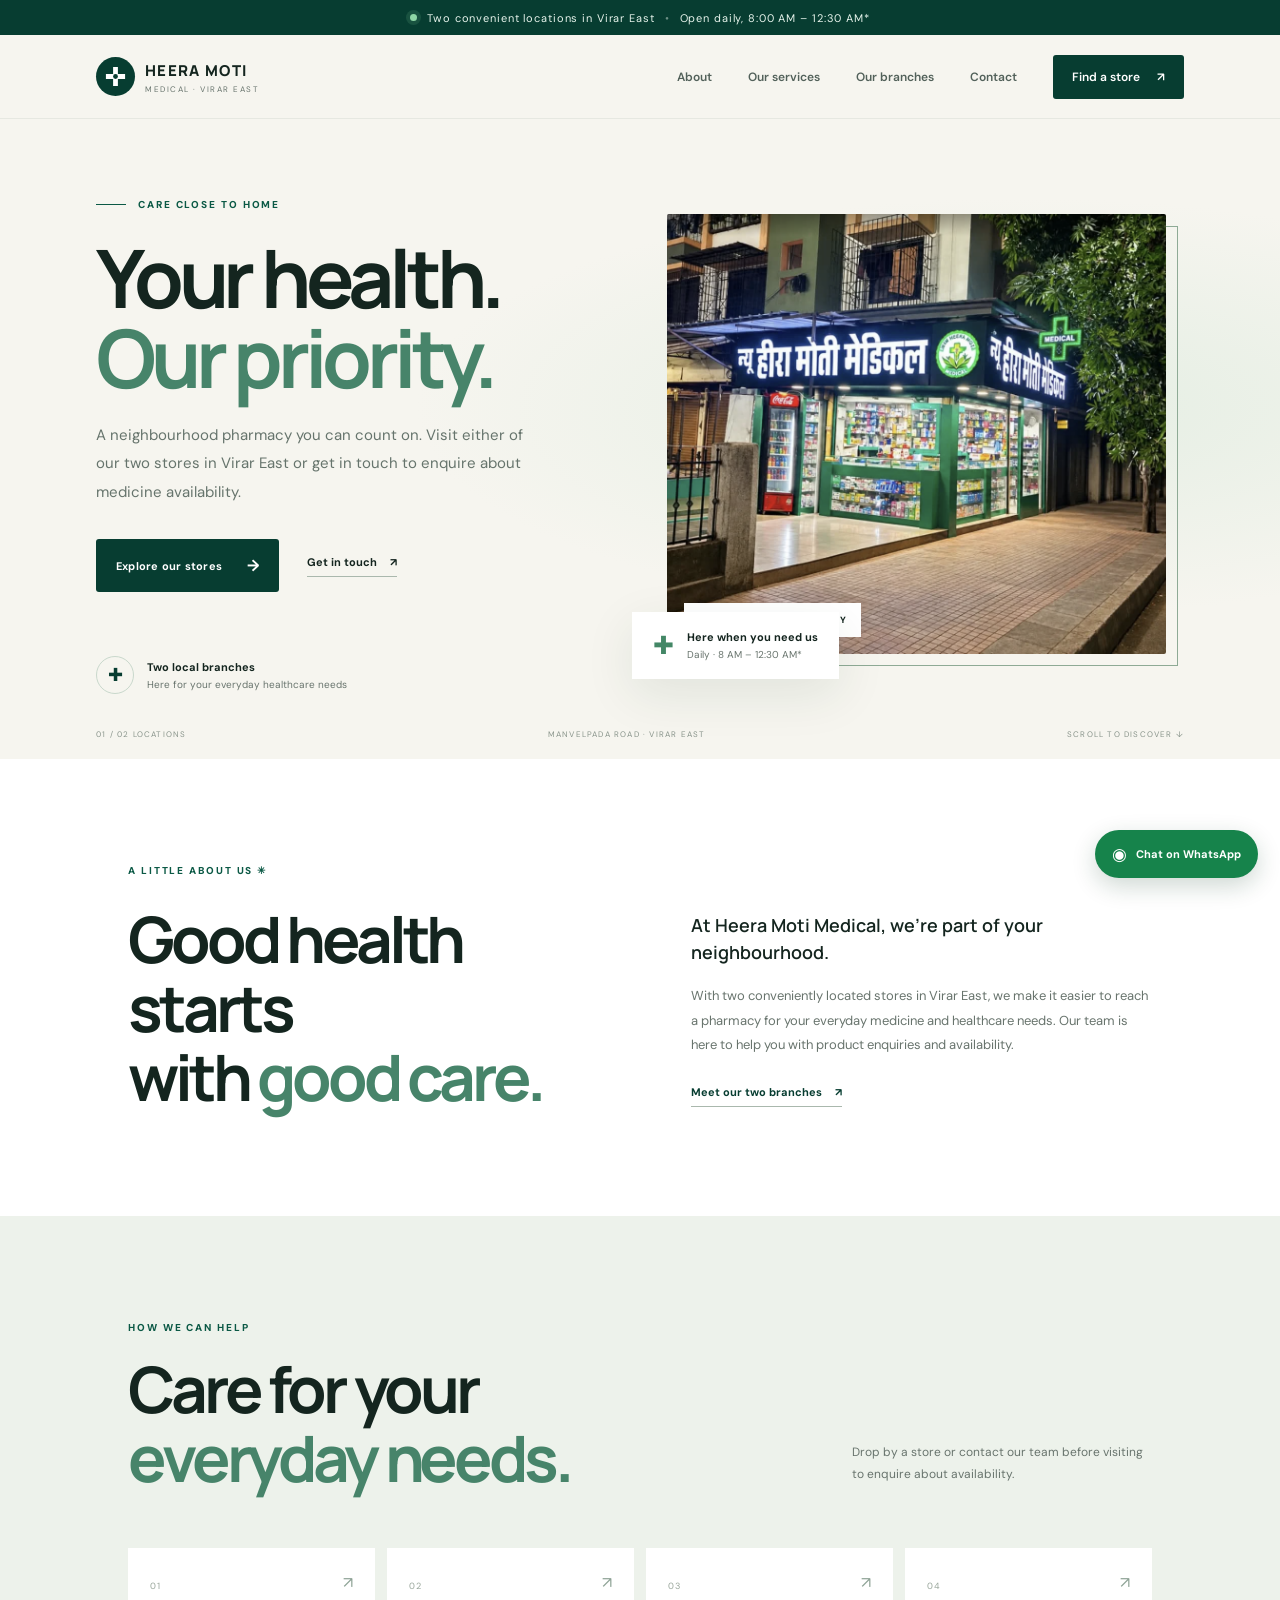
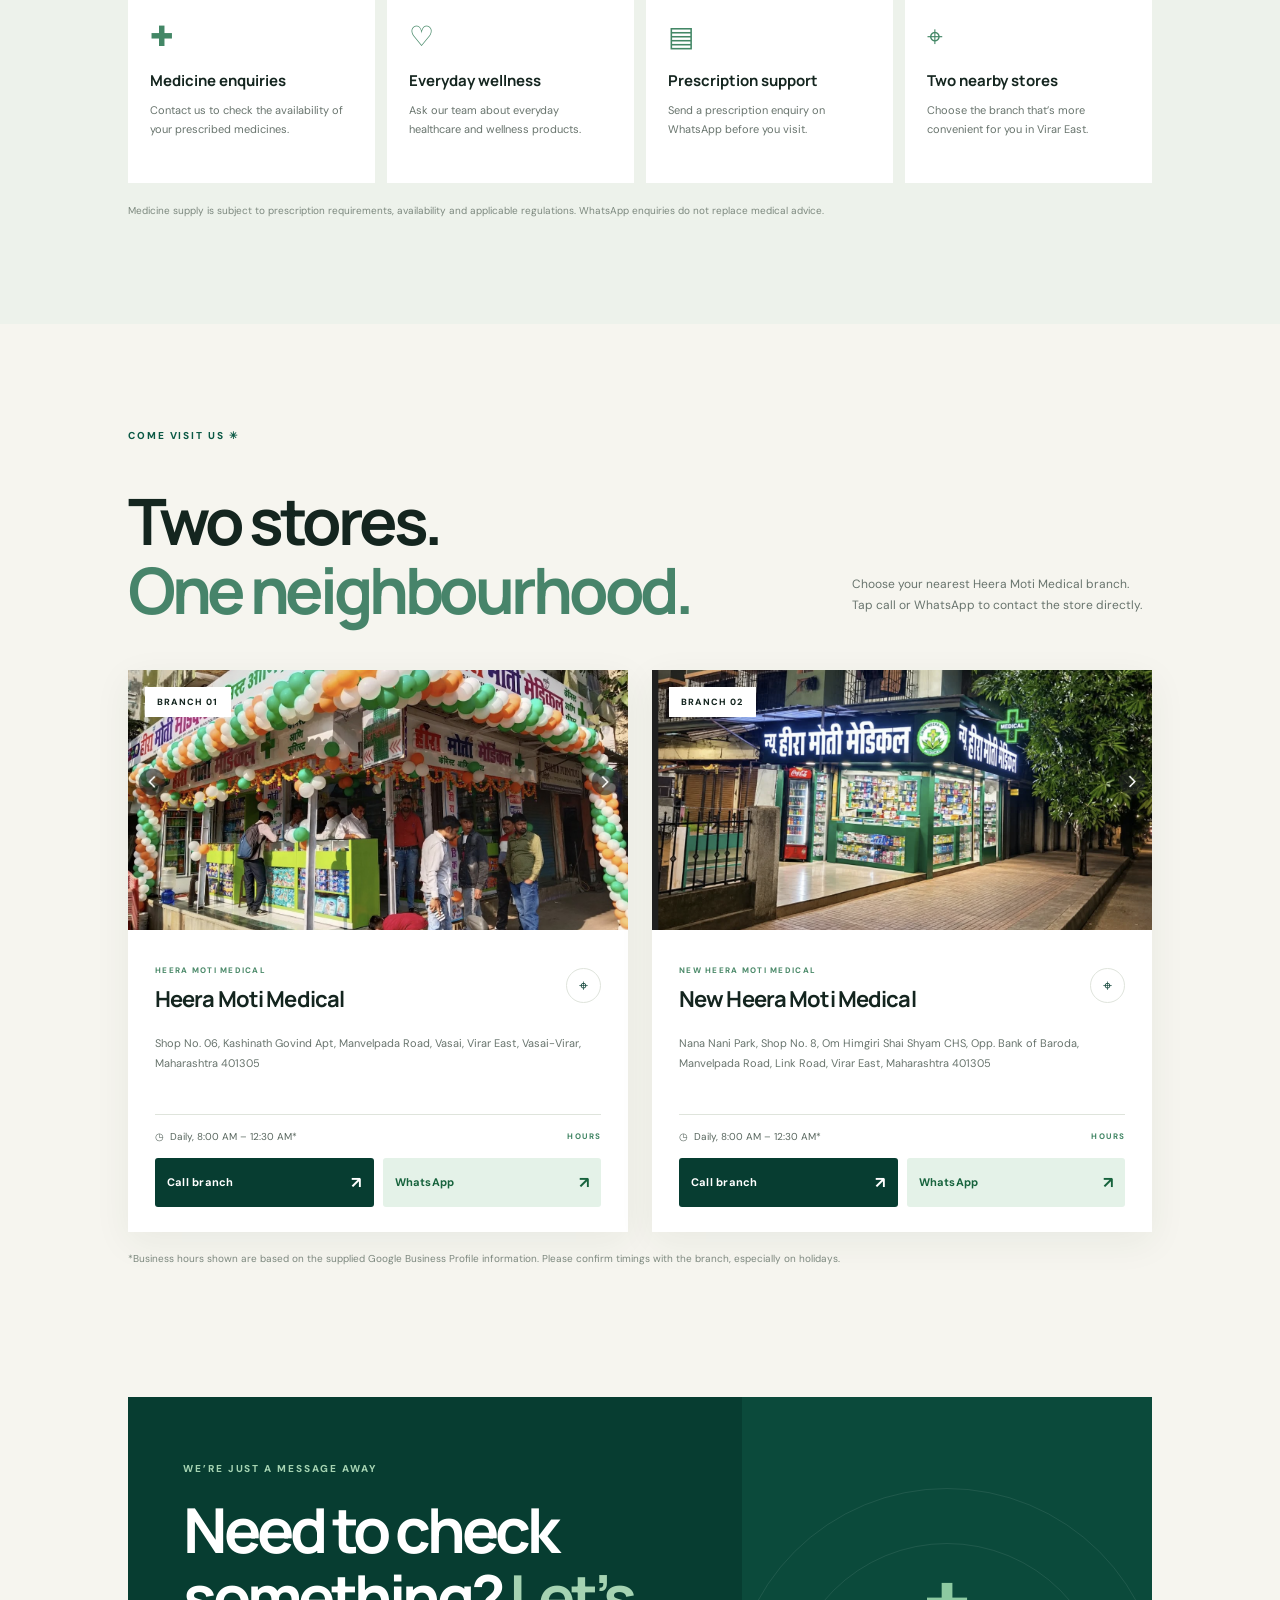
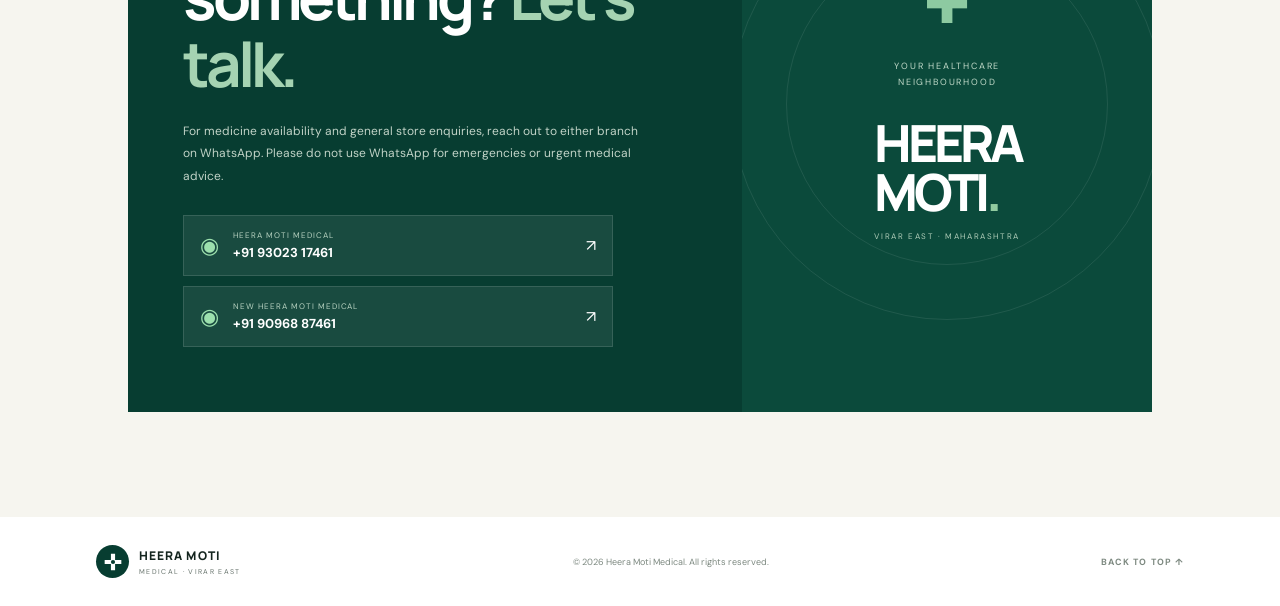
<file: index.html>
<!doctype html>
<html lang="en">
<head>
  <meta charset="utf-8"><meta name="viewport" content="width=device-width, initial-scale=1">
  <meta name="theme-color" content="#073d31">
  <meta name="description" content="Heera Moti Medical and New Heera Moti Medical in Virar East. Call or WhatsApp either branch for medicine availability and enquiries.">
  <title>Heera Moti Medical | Your Neighbourhood Pharmacy</title>
  <link rel="preconnect" href="https://fonts.googleapis.com"><link rel="preconnect" href="https://fonts.gstatic.com" crossorigin>
  <link href="https://fonts.googleapis.com/css2?family=DM+Sans:wght@400;500;600;700;800&family=Manrope:wght@400;500;600;700;800&display=swap" rel="stylesheet">
  <link rel="stylesheet" href="styles.css">
</head>
<body>
  <div class="announcement"><span class="pulse"></span> Two convenient locations in Virar East <span class="announcement-dot">•</span> Open daily, 8:00 AM – 12:30 AM*</div>
  <header class="site-header" id="top">
    <a class="brand" href="#top" aria-label="Heera Moti Medical home"><span class="brand-mark"><svg viewBox="0 0 48 48" aria-hidden="true"><path d="M19 4h10v15h15v10H29v15H19V29H4V19h15z"/><circle cx="24" cy="24" r="5"/></svg></span><span><strong>HEERA MOTI</strong><small>MEDICAL · VIRAR EAST</small></span></a>
    <button class="menu-toggle" aria-label="Open menu" aria-expanded="false"><i></i><i></i><i></i></button>
    <nav class="nav"><a href="#about">About</a><a href="#services">Our services</a><a href="#branches">Our branches</a><a href="#contact">Contact</a><a class="nav-cta" href="#branches">Find a store <span>↗</span></a></nav>
  </header>
  <main>
    <section class="hero">
      <div class="hero-copy reveal"><div class="eyebrow"><span></span> CARE CLOSE TO HOME</div><h1>Your health.<br><em>Our priority.</em></h1><p>A neighbourhood pharmacy you can count on. Visit either of our two stores in Virar East or get in touch to enquire about medicine availability.</p><div class="hero-actions"><a class="button button-primary" href="#branches">Explore our stores <span>→</span></a><a class="text-link" href="#contact">Get in touch <span>↗</span></a></div><div class="hero-trust"><div class="trust-icon">✚</div><div><strong>Two local branches</strong><small>Here for your everyday healthcare needs</small></div></div></div>
      <div class="hero-visual reveal"><div class="hero-photo-wrap"><img src="assets/new-heera-moti-branch.jpg" alt="Heera Moti Medical storefront in Virar East"><div class="photo-tag"><span class="live-dot"></span> YOUR LOCAL PHARMACY</div></div><div class="floating-card"><span class="floating-cross">✚</span><div><strong>Here when you need us</strong><small>Daily · 8 AM – 12:30 AM*</small></div></div><div class="hero-orbit"></div></div>
      <div class="hero-bottom"><span>01 / 02 LOCATIONS</span><span>MANVELPADA ROAD · VIRAR EAST</span><a href="#branches">SCROLL TO DISCOVER ↓</a></div>
    </section>
    <section class="intro section-pad" id="about"><div class="section-kicker">A LITTLE ABOUT US <span>✳</span></div><div class="intro-grid"><h2>Good health starts<br>with <em>good care.</em></h2><div><p class="intro-lead">At Heera Moti Medical, we’re part of your neighbourhood.</p><p>With two conveniently located stores in Virar East, we make it easier to reach a pharmacy for your everyday medicine and healthcare needs. Our team is here to help you with product enquiries and availability.</p><a class="under-link" href="#branches">Meet our two branches <span>↗</span></a></div></div></section>
    <section class="services section-pad" id="services"><div class="section-heading"><div><div class="section-kicker">HOW WE CAN HELP</div><h2>Care for your<br><em>everyday needs.</em></h2></div><p>Drop by a store or contact our team before visiting to enquire about availability.</p></div><div class="service-grid"><article class="service-card"><span class="service-number">01</span><div class="service-icon">✚</div><h3>Medicine enquiries</h3><p>Contact us to check the availability of your prescribed medicines.</p><span class="service-arrow">↗</span></article><article class="service-card"><span class="service-number">02</span><div class="service-icon">♡</div><h3>Everyday wellness</h3><p>Ask our team about everyday healthcare and wellness products.</p><span class="service-arrow">↗</span></article><article class="service-card"><span class="service-number">03</span><div class="service-icon">▤</div><h3>Prescription support</h3><p>Send a prescription enquiry on WhatsApp before you visit.</p><span class="service-arrow">↗</span></article><article class="service-card"><span class="service-number">04</span><div class="service-icon">⌖</div><h3>Two nearby stores</h3><p>Choose the branch that’s more convenient for you in Virar East.</p><span class="service-arrow">↗</span></article></div><p class="disclaimer">Medicine supply is subject to prescription requirements, availability and applicable regulations. WhatsApp enquiries do not replace medical advice.</p></section>
    <section class="branches section-pad" id="branches"><div class="section-kicker">COME VISIT US <span>✳</span></div><div class="section-heading branch-heading"><h2>Two stores.<br><em>One neighbourhood.</em></h2><p>Choose your nearest Heera Moti Medical branch. Tap call or WhatsApp to contact the store directly.</p></div>
      <div class="branch-grid">
        <article class="branch-card"><div class="branch-image"><img src="assets/heera-moti-branch.jpg" alt="Heera Moti Medical shop front"><span class="branch-label">BRANCH 01</span></div><div class="branch-content"><div class="branch-title-row"><div><span class="branch-subtitle">HEERA MOTI MEDICAL</span><h3>Heera Moti Medical</h3></div><span class="branch-pin">⌖</span></div><p class="address">Shop No. 06, Kashinath Govind Apt, Manvelpada Road, Vasai, Virar East, Vasai-Virar, Maharashtra 401305</p><div class="hours"><span>◷ &nbsp;Daily, 8:00 AM – 12:30 AM*</span><span class="open-label">HOURS</span></div><div class="branch-actions"><a class="button button-dark" href="tel:+919302317461">Call branch <span>↗</span></a><a class="button button-whatsapp" href="https://wa.me/919302317461?text=Hello%20Heera%20Moti%20Medical%2C%20I%20have%20a%20medicine%20enquiry." target="_blank" rel="noopener">WhatsApp <span>↗</span></a></div></div></article>
        <article class="branch-card"><div class="branch-image"><img src="assets/new-heera-moti-branch.jpg" alt="New Heera Moti Medical shop front"><span class="branch-label">BRANCH 02</span></div><div class="branch-content"><div class="branch-title-row"><div><span class="branch-subtitle">NEW HEERA MOTI MEDICAL</span><h3>New Heera Moti Medical</h3></div><span class="branch-pin">⌖</span></div><p class="address">Nana Nani Park, Shop No. 8, Om Himgiri Shai Shyam CHS, Opp. Bank of Baroda, Manvelpada Road, Link Road, Virar East, Maharashtra 401305</p><div class="hours"><span>◷ &nbsp;Daily, 8:00 AM – 12:30 AM*</span><span class="open-label">HOURS</span></div><div class="branch-actions"><a class="button button-dark" href="tel:+919096887461">Call branch <span>↗</span></a><a class="button button-whatsapp" href="https://wa.me/919096887461?text=Hello%20New%20Heera%20Moti%20Medical%2C%20I%20have%20a%20medicine%20enquiry." target="_blank" rel="noopener">WhatsApp <span>↗</span></a></div></div></article>
      </div><p class="hours-note">*Business hours shown are based on the supplied Google Business Profile information. Please confirm timings with the branch, especially on holidays.</p>
    </section>
    <section class="contact section-pad" id="contact"><div class="contact-panel"><div class="contact-copy"><div class="section-kicker light">WE’RE JUST A MESSAGE AWAY</div><h2>Need to check<br>something? <em>Let’s talk.</em></h2><p>For medicine availability and general store enquiries, reach out to either branch on WhatsApp. Please do not use WhatsApp for emergencies or urgent medical advice.</p><div class="contact-links"><a href="https://wa.me/919302317461?text=Hello%20Heera%20Moti%20Medical%2C%20I%20have%20a%20medicine%20enquiry." target="_blank" rel="noopener"><span class="wa-icon">◉</span><span><small>HEERA MOTI MEDICAL</small><strong>+91 93023 17461</strong></span><b>↗</b></a><a href="https://wa.me/919096887461?text=Hello%20New%20Heera%20Moti%20Medical%2C%20I%20have%20a%20medicine%20enquiry." target="_blank" rel="noopener"><span class="wa-icon">◉</span><span><small>NEW HEERA MOTI MEDICAL</small><strong>+91 90968 87461</strong></span><b>↗</b></a></div></div><div class="contact-side"><div class="contact-cross">✚</div><span>YOUR HEALTHCARE<br>NEIGHBOURHOOD</span><div class="contact-big">HEERA<br>MOTI<span>.</span></div><small>VIRAR EAST · MAHARASHTRA</small></div></div></section>
  </main>
  <footer class="footer"><a class="brand footer-brand" href="#top"><span class="brand-mark"><svg viewBox="0 0 48 48"><path d="M19 4h10v15h15v10H29v15H19V29H4V19h15z"/><circle cx="24" cy="24" r="5"/></svg></span><span><strong>HEERA MOTI</strong><small>MEDICAL · VIRAR EAST</small></span></a><span class="footer-copy">© <span id="year"></span> Heera Moti Medical. All rights reserved.</span><a href="#top" class="back-top">BACK TO TOP ↑</a></footer>
  <a class="floating-wa" href="https://wa.me/919302317461?text=Hello%20Heera%20Moti%20Medical%2C%20I%20have%20a%20medicine%20enquiry." target="_blank" rel="noopener" aria-label="WhatsApp Heera Moti Medical"><span>◉</span><b>Chat on WhatsApp</b></a>
  <script src="script.js"></script>
</body></html>
</file>
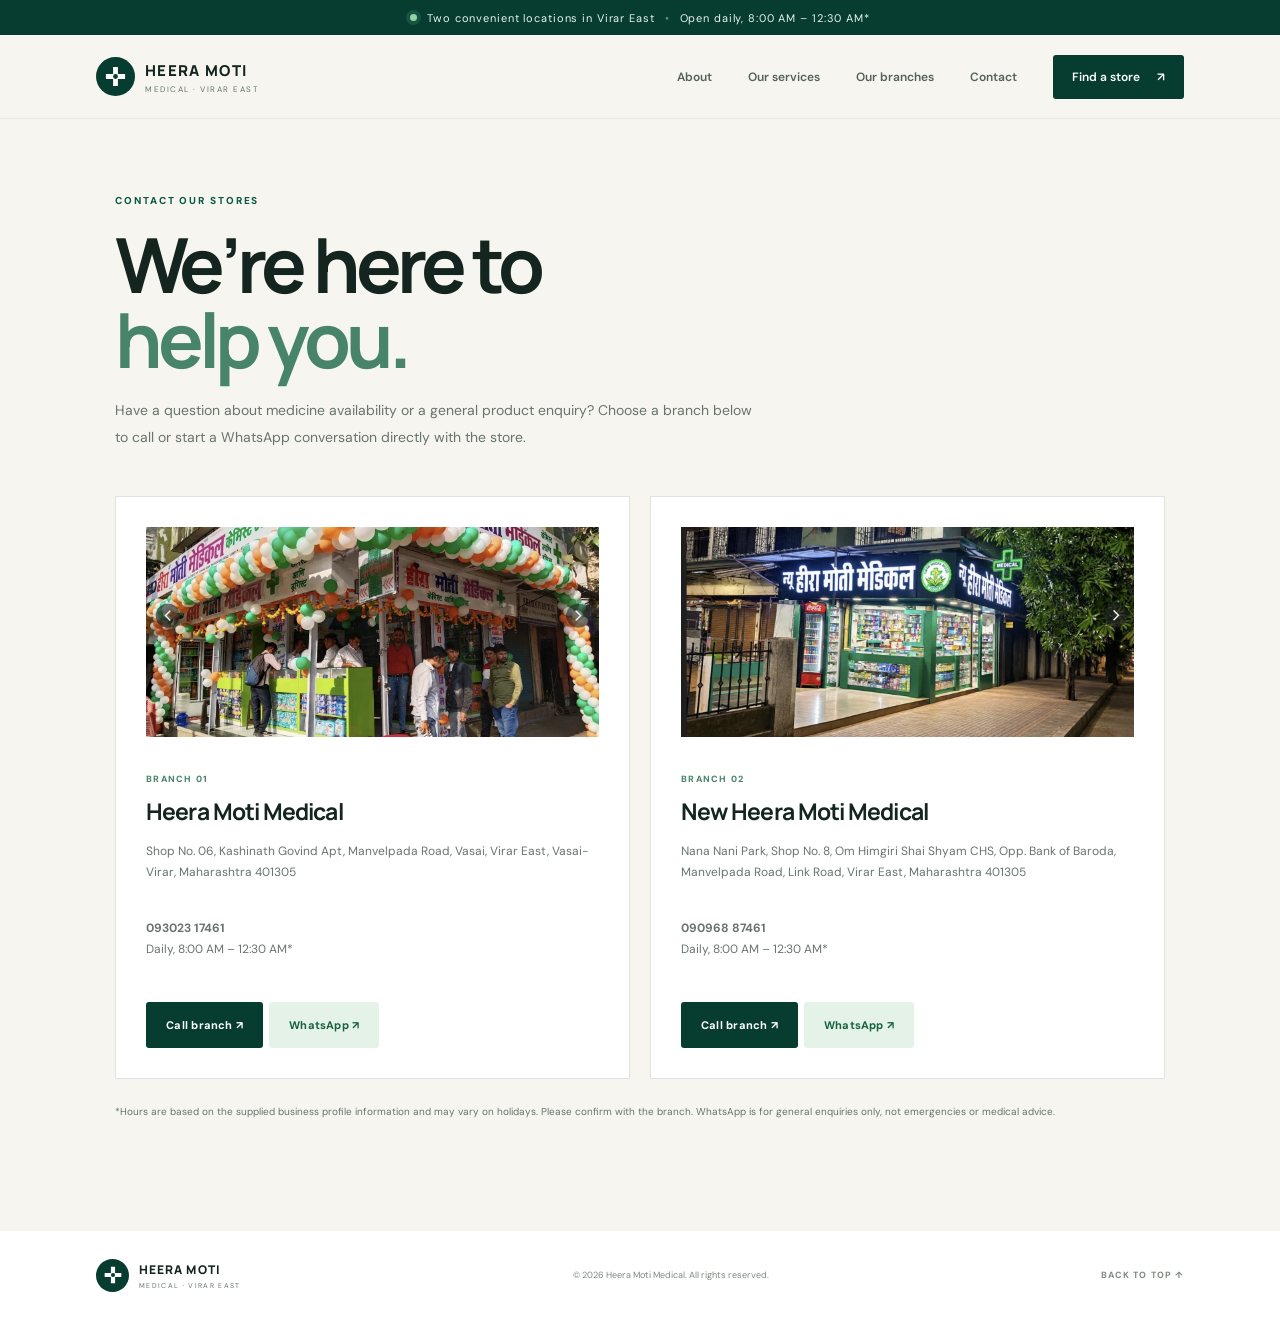
<file: contact.html>
<!doctype html>
<html lang="en"><head><meta charset="utf-8"><meta name="viewport" content="width=device-width,initial-scale=1"><meta name="theme-color" content="#073d31"><title>Contact Heera Moti Medical | Virar East</title><link rel="preconnect" href="https://fonts.googleapis.com"><link rel="preconnect" href="https://fonts.gstatic.com" crossorigin><link href="https://fonts.googleapis.com/css2?family=DM+Sans:wght@400;500;600;700;800&family=Manrope:wght@400;500;600;700;800&display=swap" rel="stylesheet"><link rel="stylesheet" href="styles.css"><style>.contact-page{padding:75px 9% 100px;min-height:70vh}.contact-page h1{font-size:clamp(48px,6vw,76px);margin:20px 0}.contact-page>.lead{max-width:650px;color:var(--muted);font-size:14px;line-height:1.9}.contact-page-grid{display:grid;grid-template-columns:1fr 1fr;gap:20px;margin-top:45px}.contact-page-card{background:#fff;padding:30px;border:1px solid var(--line)}.contact-page-card img{width:100%;height:210px;object-fit:cover;margin-bottom:24px}.contact-page-card small{color:#47846a;font-weight:800;letter-spacing:.14em;font-size:9px}.contact-page-card h2{font:700 23px Manrope;letter-spacing:-.04em;margin:8px 0 14px}.contact-page-card p{font-size:12px;color:var(--muted);line-height:1.8;min-height:65px}.contact-page-card .button{margin:7px 6px 0 0}.contact-note{font-size:10px;color:var(--muted);line-height:1.8;margin-top:24px}@media(max-width:650px){.contact-page{padding:55px 7% 75px}.contact-page-grid{grid-template-columns:1fr}.contact-page-card{padding:19px}.contact-page-card img{height:190px}.contact-page-card p{min-height:0}}</style></head>
<body><div class="announcement"><span class="pulse"></span> Two convenient locations in Virar East <span class="announcement-dot">•</span> Open daily, 8:00 AM – 12:30 AM*</div><header class="site-header"><a class="brand" href="index.html"><span class="brand-mark"><svg viewBox="0 0 48 48"><path d="M19 4h10v15h15v10H29v15H19V29H4V19h15z"/><circle cx="24" cy="24" r="5"/></svg></span><span><strong>HEERA MOTI</strong><small>MEDICAL · VIRAR EAST</small></span></a><button class="menu-toggle" aria-label="Open menu" aria-expanded="false"><i></i><i></i><i></i></button><nav class="nav"><a href="index.html#about">About</a><a href="index.html#services">Our services</a><a href="index.html#branches">Our branches</a><a href="contact.html">Contact</a><a class="nav-cta" href="index.html#branches">Find a store <span>↗</span></a></nav></header>
<main class="contact-page"><div class="section-kicker">CONTACT OUR STORES</div><h1>We’re here to<br><em>help you.</em></h1><p class="lead">Have a question about medicine availability or a general product enquiry? Choose a branch below to call or start a WhatsApp conversation directly with the store.</p><div class="contact-page-grid"><article class="contact-page-card"><img src="assets/heera-moti-branch.jpg" alt="Heera Moti Medical storefront"><small>BRANCH 01</small><h2>Heera Moti Medical</h2><p>Shop No. 06, Kashinath Govind Apt, Manvelpada Road, Vasai, Virar East, Vasai-Virar, Maharashtra 401305</p><p><strong>093023 17461</strong><br>Daily, 8:00 AM – 12:30 AM*</p><a class="button button-dark" href="tel:+919302317461">Call branch ↗</a><a class="button button-whatsapp" target="_blank" rel="noopener" href="https://wa.me/919302317461?text=Hello%20Heera%20Moti%20Medical%2C%20I%20have%20a%20medicine%20enquiry.">WhatsApp ↗</a></article><article class="contact-page-card"><img src="assets/new-heera-moti-branch.jpg" alt="New Heera Moti Medical storefront"><small>BRANCH 02</small><h2>New Heera Moti Medical</h2><p>Nana Nani Park, Shop No. 8, Om Himgiri Shai Shyam CHS, Opp. Bank of Baroda, Manvelpada Road, Link Road, Virar East, Maharashtra 401305</p><p><strong>090968 87461</strong><br>Daily, 8:00 AM – 12:30 AM*</p><a class="button button-dark" href="tel:+919096887461">Call branch ↗</a><a class="button button-whatsapp" target="_blank" rel="noopener" href="https://wa.me/919096887461?text=Hello%20New%20Heera%20Moti%20Medical%2C%20I%20have%20a%20medicine%20enquiry.">WhatsApp ↗</a></article></div><p class="contact-note">*Hours are based on the supplied business profile information and may vary on holidays. Please confirm with the branch. WhatsApp is for general enquiries only, not emergencies or medical advice.</p></main><footer class="footer"><a class="brand footer-brand" href="index.html"><span class="brand-mark"><svg viewBox="0 0 48 48"><path d="M19 4h10v15h15v10H29v15H19V29H4V19h15z"/><circle cx="24" cy="24" r="5"/></svg></span><span><strong>HEERA MOTI</strong><small>MEDICAL · VIRAR EAST</small></span></a><span class="footer-copy">© <span id="year"></span> Heera Moti Medical. All rights reserved.</span><a href="#top" class="back-top">BACK TO TOP ↑</a></footer><script src="script.js"></script></body></html>
</file>
<file: styles.css>
:root{--green:#073d31;--green2:#0b5945;--mint:#dceee4;--cream:#f6f5ef;--ink:#14251f;--muted:#68746d;--line:#dfe4dc;--white:#fff}*{box-sizing:border-box}html{scroll-behavior:smooth;scroll-padding-top:90px}body{margin:0;background:var(--cream);color:var(--ink);font-family:'DM Sans',sans-serif}a{color:inherit;text-decoration:none}.announcement{height:35px;background:var(--green);color:#e7f4ec;display:flex;align-items:center;justify-content:center;gap:10px;font-size:11px;letter-spacing:.08em}.pulse,.live-dot{width:7px;height:7px;border-radius:50%;background:#8ed6a5;display:inline-block;box-shadow:0 0 0 4px #8ed6a522}.announcement-dot{opacity:.45}.site-header{height:84px;padding:0 7.5%;display:flex;align-items:center;justify-content:space-between;background:var(--cream);position:sticky;top:0;z-index:20;border-bottom:1px solid #e6e8e1}.brand{display:flex;align-items:center;gap:10px}.brand-mark{width:39px;height:39px;border-radius:50%;background:var(--green);display:grid;place-items:center}.brand-mark svg{width:23px;fill:#fff}.brand-mark circle{fill:var(--green)}.brand strong,.brand small{display:block}.brand strong{font:800 15px Manrope;letter-spacing:.09em}.brand small{font-size:8px;letter-spacing:.19em;color:var(--muted);margin-top:3px}.nav{display:flex;align-items:center;gap:36px;font-size:12px;font-weight:600}.nav>a:not(.nav-cta){color:#52615a}.nav>a:hover{color:var(--green)}.nav-cta{background:var(--green);color:#fff;padding:14px 19px;border-radius:3px}.nav-cta span{margin-left:14px}.menu-toggle{display:none}.hero{min-height:640px;padding:76px 7.5% 62px;display:grid;grid-template-columns:1fr 1fr;align-items:center;gap:5%;position:relative;overflow:hidden;background:radial-gradient(ellipse at 80% 45%,#e4eee3 0,transparent 42%),var(--cream)}.hero-copy{max-width:530px;position:relative;z-index:2}.eyebrow,.section-kicker{font-size:10px;font-weight:800;letter-spacing:.19em;color:var(--green2)}.eyebrow{display:flex;align-items:center;gap:12px}.eyebrow span{height:1px;width:30px;background:var(--green2)}h1,h2,h3,p{margin-top:0}h1,h2{font-family:Manrope,sans-serif;letter-spacing:-.065em}h1{font-size:clamp(58px,6.3vw,91px);line-height:.99;margin:27px 0 23px;font-weight:700}h1 em,h2 em{font-style:normal;color:#47846a} .hero-copy>p{font-size:15px;line-height:1.9;color:#66746c;max-width:430px}.hero-actions{display:flex;align-items:center;gap:28px;margin-top:33px}.button{display:inline-flex;align-items:center;justify-content:center;gap:25px;padding:16px 20px;font-size:11px;font-weight:700;letter-spacing:.02em;border-radius:3px;transition:.25s}.button:hover{transform:translateY(-3px)}.button-primary{background:var(--green);color:#fff}.button-primary span,.button-dark span,.button-whatsapp span{font-size:16px}.text-link,.under-link{font-size:11px;font-weight:700;border-bottom:1px solid #aab8ad;padding-bottom:7px}.text-link span,.under-link span{margin-left:10px}.hero-trust{display:flex;align-items:center;gap:13px;margin-top:64px}.trust-icon{width:38px;height:38px;border:1px solid #c9d8cc;border-radius:50%;display:grid;place-items:center;color:var(--green);font-size:18px}.hero-trust strong,.hero-trust small{display:block}.hero-trust strong{font-size:11px}.hero-trust small{font-size:10px;color:var(--muted);margin-top:4px}.hero-visual{position:relative;padding:0 18px 25px 0}.hero-photo-wrap{height:440px;position:relative;z-index:1}.hero-photo-wrap:after{content:'';position:absolute;inset:12px -12px -12px 12px;border:1px solid #8eaa95;z-index:-1}.hero-photo-wrap img{width:100%;height:100%;object-fit:cover;object-position:center;border-radius:2px}.photo-tag{position:absolute;bottom:17px;left:17px;background:#fff;padding:11px 14px;font-size:9px;letter-spacing:.13em;font-weight:800;display:flex;align-items:center;gap:10px}.live-dot{background:#399d67}.floating-card{position:absolute;z-index:2;bottom:0;left:-35px;background:#fff;box-shadow:0 15px 50px #183b2918;padding:17px 21px;display:flex;gap:13px;align-items:center}.floating-cross{font-size:25px;color:#438766}.floating-card strong,.floating-card small{display:block}.floating-card strong{font-size:11px}.floating-card small{font-size:10px;color:var(--muted);margin-top:4px}.hero-bottom{position:absolute;bottom:20px;left:7.5%;right:7.5%;display:flex;justify-content:space-between;font-size:8px;letter-spacing:.15em;color:#89948b}.section-pad{padding:105px 10%}.intro{background:#fff}.intro-grid{display:grid;grid-template-columns:1fr 1fr;gap:10%;margin-top:27px}.intro h2,.section-heading h2,.contact h2{font-size:clamp(42px,5vw,65px);line-height:1.08;margin:0}.intro-grid>div{padding-top:8px}.intro-grid p{font-size:13px;line-height:1.9;color:var(--muted)}.intro-grid .intro-lead{font:600 18px Manrope;color:var(--ink);line-height:1.5}.under-link{display:inline-block;margin-top:14px;color:var(--green)}.services{background:#edf2eb}.section-heading{display:flex;justify-content:space-between;align-items:end;gap:40px}.section-heading>p{max-width:300px;font-size:12px;line-height:1.8;color:var(--muted);margin:0 0 7px}.section-heading h2{margin-top:20px}.service-grid{display:grid;grid-template-columns:repeat(4,1fr);gap:12px;margin-top:55px}.service-card{background:#fff;padding:25px 22px 28px;min-height:235px;position:relative;transition:.25s}.service-card:hover{transform:translateY(-6px);box-shadow:0 16px 40px #123c2410}.service-number{font-size:9px;letter-spacing:.1em;color:#99a69b}.service-icon{font-size:28px;color:#438766;margin:24px 0 15px}.service-card h3{font:700 15px Manrope;margin-bottom:10px}.service-card p{font-size:11px;line-height:1.8;color:var(--muted);margin:0;max-width:220px}.service-arrow{position:absolute;right:22px;top:24px;color:#8da295}.disclaimer,.hours-note{font-size:10px;line-height:1.7;color:#7c887e;margin:19px 0 0}.branches{background:var(--cream)}.branch-heading{margin-top:24px}.branch-grid{display:grid;grid-template-columns:1fr 1fr;gap:24px;margin-top:46px}.branch-card{background:#fff;box-shadow:0 10px 35px #193d2710}.branch-image{height:260px;position:relative;overflow:hidden;background:#dbe4da}.branch-image img{width:100%;height:100%;object-fit:cover;transition:transform .6s}.branch-card:hover .branch-image img{transform:scale(1.04)}.branch-label{position:absolute;left:17px;top:17px;background:#fff;padding:9px 12px;font-size:9px;letter-spacing:.13em;font-weight:800}.branch-content{padding:27px 27px 25px}.branch-title-row{display:flex;justify-content:space-between;align-items:center}.branch-subtitle{font-size:8px;letter-spacing:.16em;color:#4c8a6a;font-weight:800}.branch-title-row h3{font:700 22px Manrope;letter-spacing:-.04em;margin:6px 0 0}.branch-pin{width:35px;height:35px;border:1px solid var(--line);border-radius:50%;display:grid;place-items:center;color:var(--green)}.address{font-size:11px;line-height:1.8;color:var(--muted);min-height:60px;margin:20px 0}.hours{border-top:1px solid var(--line);padding:15px 0;display:flex;justify-content:space-between;align-items:center;font-size:10px;color:#58665e}.open-label{font-size:8px;letter-spacing:.14em;color:#438766;font-weight:800}.branch-actions{display:grid;grid-template-columns:1fr 1fr;gap:9px}.branch-actions .button{padding:14px 12px;justify-content:space-between}.button-dark{background:var(--green);color:#fff}.button-whatsapp{background:#e4f2e8;color:#17633d}.hours-note{margin-top:18px}.contact{padding-top:25px;background:var(--cream)}.contact-panel{background:var(--green);color:#fff;display:grid;grid-template-columns:1.2fr .8fr;min-height:470px;overflow:hidden}.contact-copy{padding:65px 9%}.section-kicker.light{color:#a5d3b2}.contact h2{font-size:clamp(42px,5vw,62px);margin:22px 0}.contact h2 em{color:#a5d3b2}.contact-copy>p{font-size:12px;line-height:1.9;color:#c1d3c7;max-width:460px}.contact-links{margin-top:27px;display:grid;gap:10px;max-width:430px}.contact-links>a{display:flex;align-items:center;gap:14px;padding:14px 16px;background:#ffffff12;border:1px solid #ffffff20}.wa-icon{font-size:22px;color:#9ce0ad}.contact-links small,.contact-links strong{display:block}.contact-links small{font-size:8px;letter-spacing:.12em;color:#b6d1bf}.contact-links strong{font-size:13px;margin-top:4px}.contact-links b{margin-left:auto;font-weight:400}.contact-side{background:#0b4a3b;display:flex;flex-direction:column;justify-content:center;align-items:center;position:relative;overflow:hidden}.contact-side:before,.contact-side:after{content:'';position:absolute;width:320px;height:320px;border:1px solid #ffffff16;border-radius:50%}.contact-side:after{width:430px;height:430px}.contact-cross{font-size:55px;color:#8dcaa1;z-index:1}.contact-side>span{font-size:9px;line-height:1.8;letter-spacing:.2em;text-align:center;color:#c0d9c8;margin-top:18px;z-index:1}.contact-big{font:800 clamp(35px,4vw,58px)/.95 Manrope;letter-spacing:-.08em;margin-top:28px;z-index:1}.contact-big span{color:#91cba0}.contact-side>small{font-size:8px;letter-spacing:.2em;color:#b0cdb9;margin-top:15px;z-index:1}.footer{padding:28px 7.5%;display:flex;align-items:center;justify-content:space-between;background:#fff}.footer-brand .brand-mark{width:33px;height:33px}.footer-brand .brand-mark svg{width:20px}.footer-brand strong{font-size:12px}.footer-brand small{font-size:7px}.footer-copy,.back-top{font-size:9px;color:#7d8980}.back-top{letter-spacing:.12em;font-weight:700}.floating-wa{position:fixed;right:22px;bottom:22px;z-index:15;background:#16834b;color:#fff;padding:13px 17px;border-radius:40px;box-shadow:0 8px 25px #103d2533;display:flex;align-items:center;gap:9px;font-size:11px;transition:.2s}.floating-wa:hover{transform:translateY(-3px)}.floating-wa span{font-size:17px}.reveal{opacity:0;transform:translateY(18px);transition:opacity .7s,transform .7s}.reveal.visible{opacity:1;transform:none}
@media(max-width:900px){.site-header{padding:0 5%;height:75px}.nav{gap:18px}.hero{padding-left:6%;padding-right:6%;gap:3%}.hero-photo-wrap{height:380px}.section-pad{padding:80px 7%}.service-grid{grid-template-columns:repeat(2,1fr)}.branch-image{height:220px}.branch-content{padding:22px}.contact-copy{padding:55px 8%}}
@media(max-width:650px){.announcement{font-size:9px;letter-spacing:.02em}.site-header{height:68px}.menu-toggle{display:flex;flex-direction:column;gap:5px;border:0;background:none;padding:10px}.menu-toggle i{width:22px;height:2px;background:var(--green);display:block}.nav{display:none;position:absolute;top:68px;left:0;right:0;background:#fff;padding:22px 6%;box-shadow:0 15px 20px #183b2912;flex-direction:column;align-items:stretch;gap:0}.nav.open{display:flex}.nav>a{padding:14px 0;border-bottom:1px solid var(--line)}.nav .nav-cta{margin-top:12px;text-align:center;padding:14px}.hero{display:flex;flex-direction:column;align-items:stretch;padding:62px 7% 72px;gap:48px}.hero-copy{max-width:none}.hero h1{font-size:61px}.hero-copy>p{font-size:13px}.hero-trust{margin-top:38px}.hero-photo-wrap{height:300px}.hero-visual{padding-right:10px}.floating-card{left:-8px}.hero-bottom{left:7%;right:7%;font-size:7px}.hero-bottom span:nth-child(2){display:none}.section-pad{padding:70px 7%}.intro-grid{grid-template-columns:1fr;gap:22px}.intro h2,.section-heading h2{font-size:46px}.section-heading{display:block}.section-heading>p{margin-top:20px}.service-grid{gap:9px;margin-top:35px}.service-card{padding:19px 15px;min-height:220px}.service-card h3{font-size:13px}.service-card p{font-size:10px}.branch-grid{grid-template-columns:1fr;gap:18px;margin-top:32px}.branch-image{height:245px}.branch-content{padding:22px 19px}.branch-title-row h3{font-size:20px}.address{min-height:0}.contact{padding-top:0}.contact-panel{grid-template-columns:1fr}.contact-copy{padding:48px 7%}.contact-side{min-height:260px}.contact h2{font-size:46px}.footer{padding:23px 7%;flex-wrap:wrap;gap:18px}.footer-copy{order:3;width:100%}.floating-wa{right:13px;bottom:13px;padding:12px 15px}.floating-wa b{font-size:10px}}
@media(prefers-reduced-motion:reduce){html{scroll-behavior:auto}*,*:before,*:after{transition:none!important;animation:none!important}.reveal{opacity:1;transform:none}}
</file>
